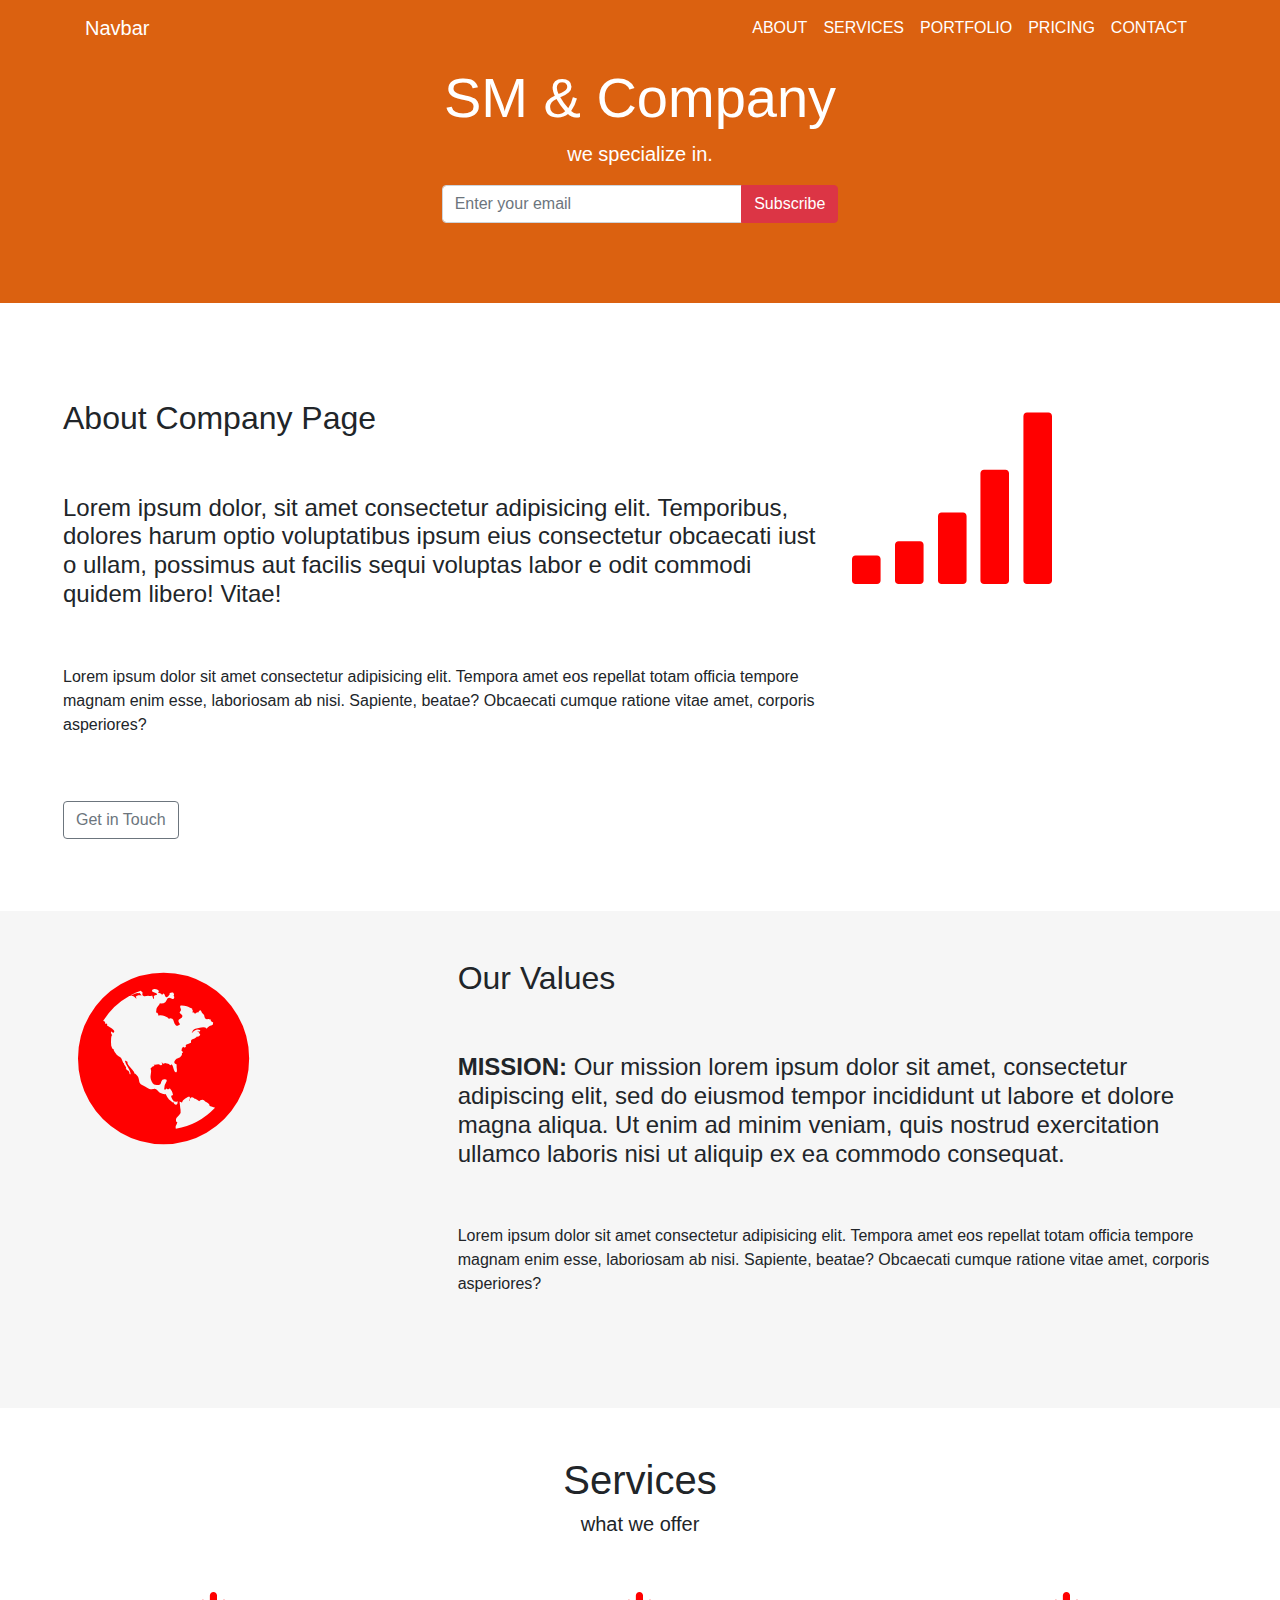
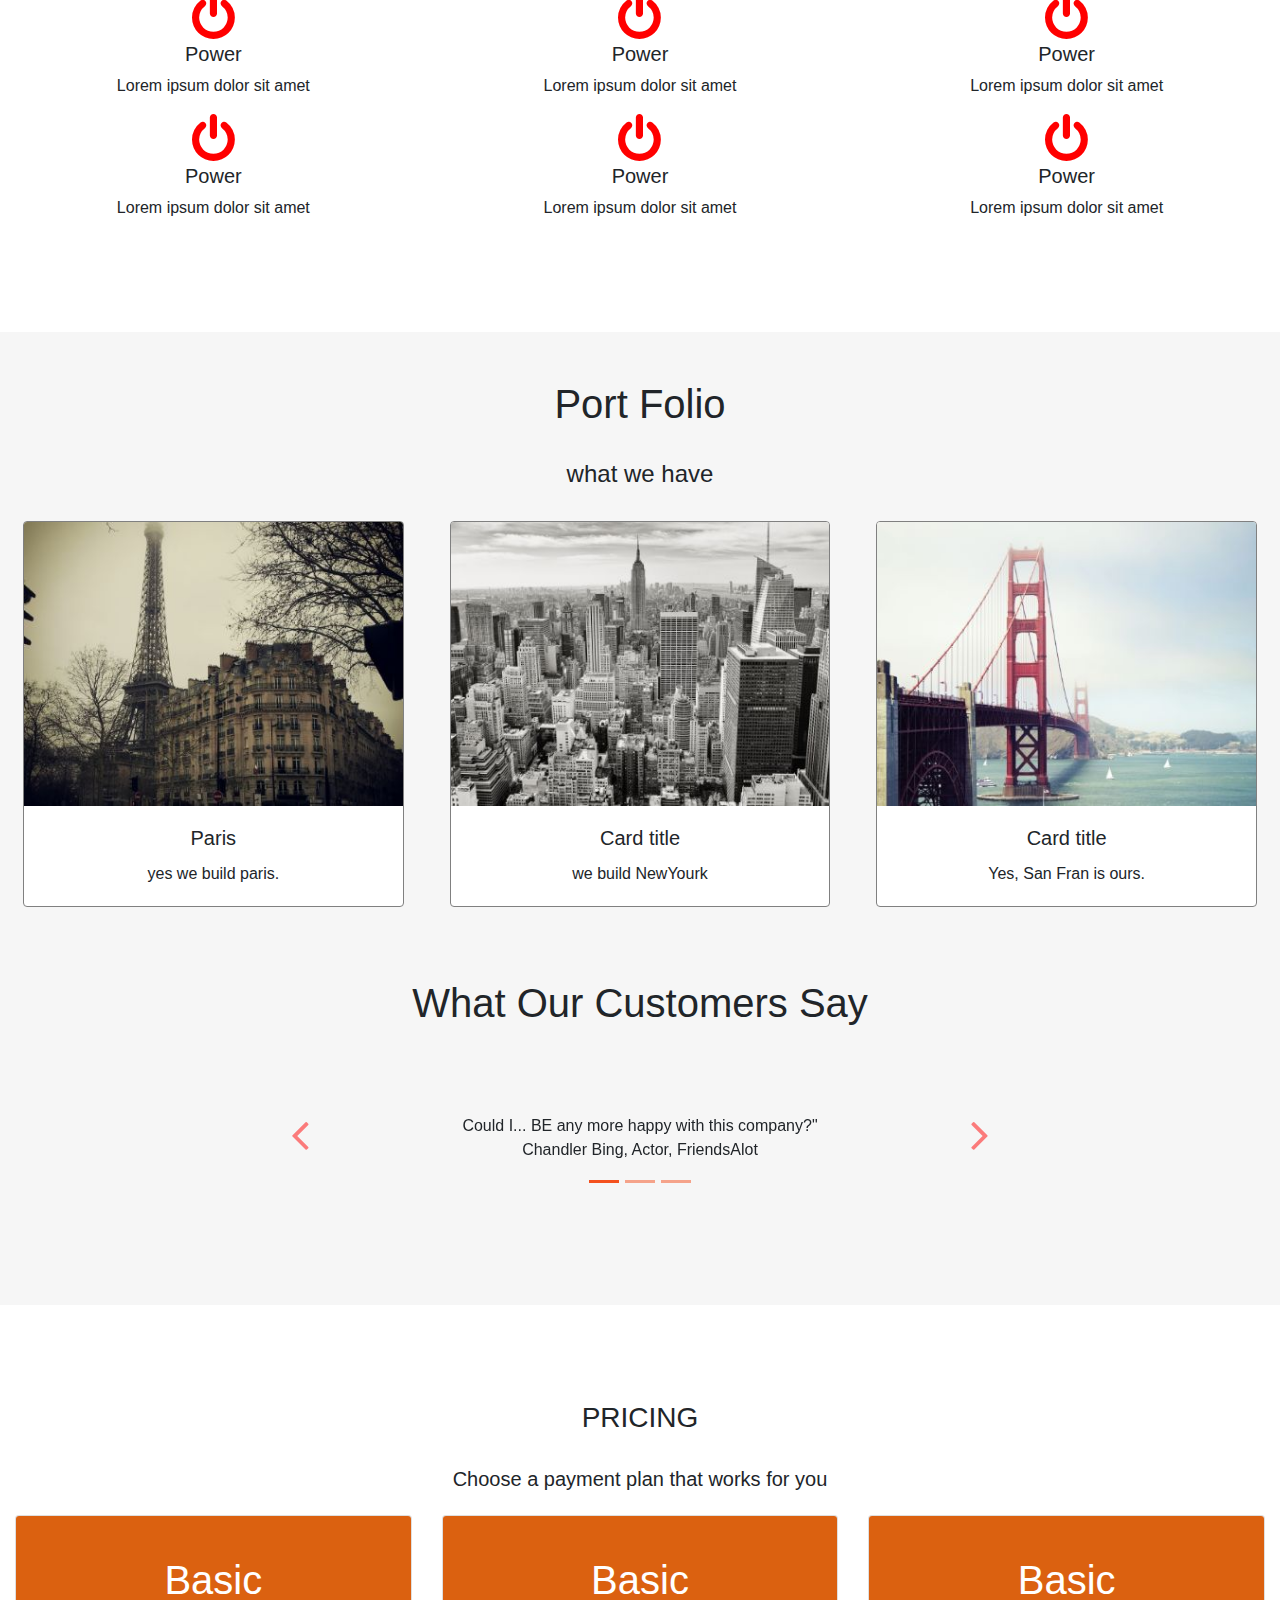
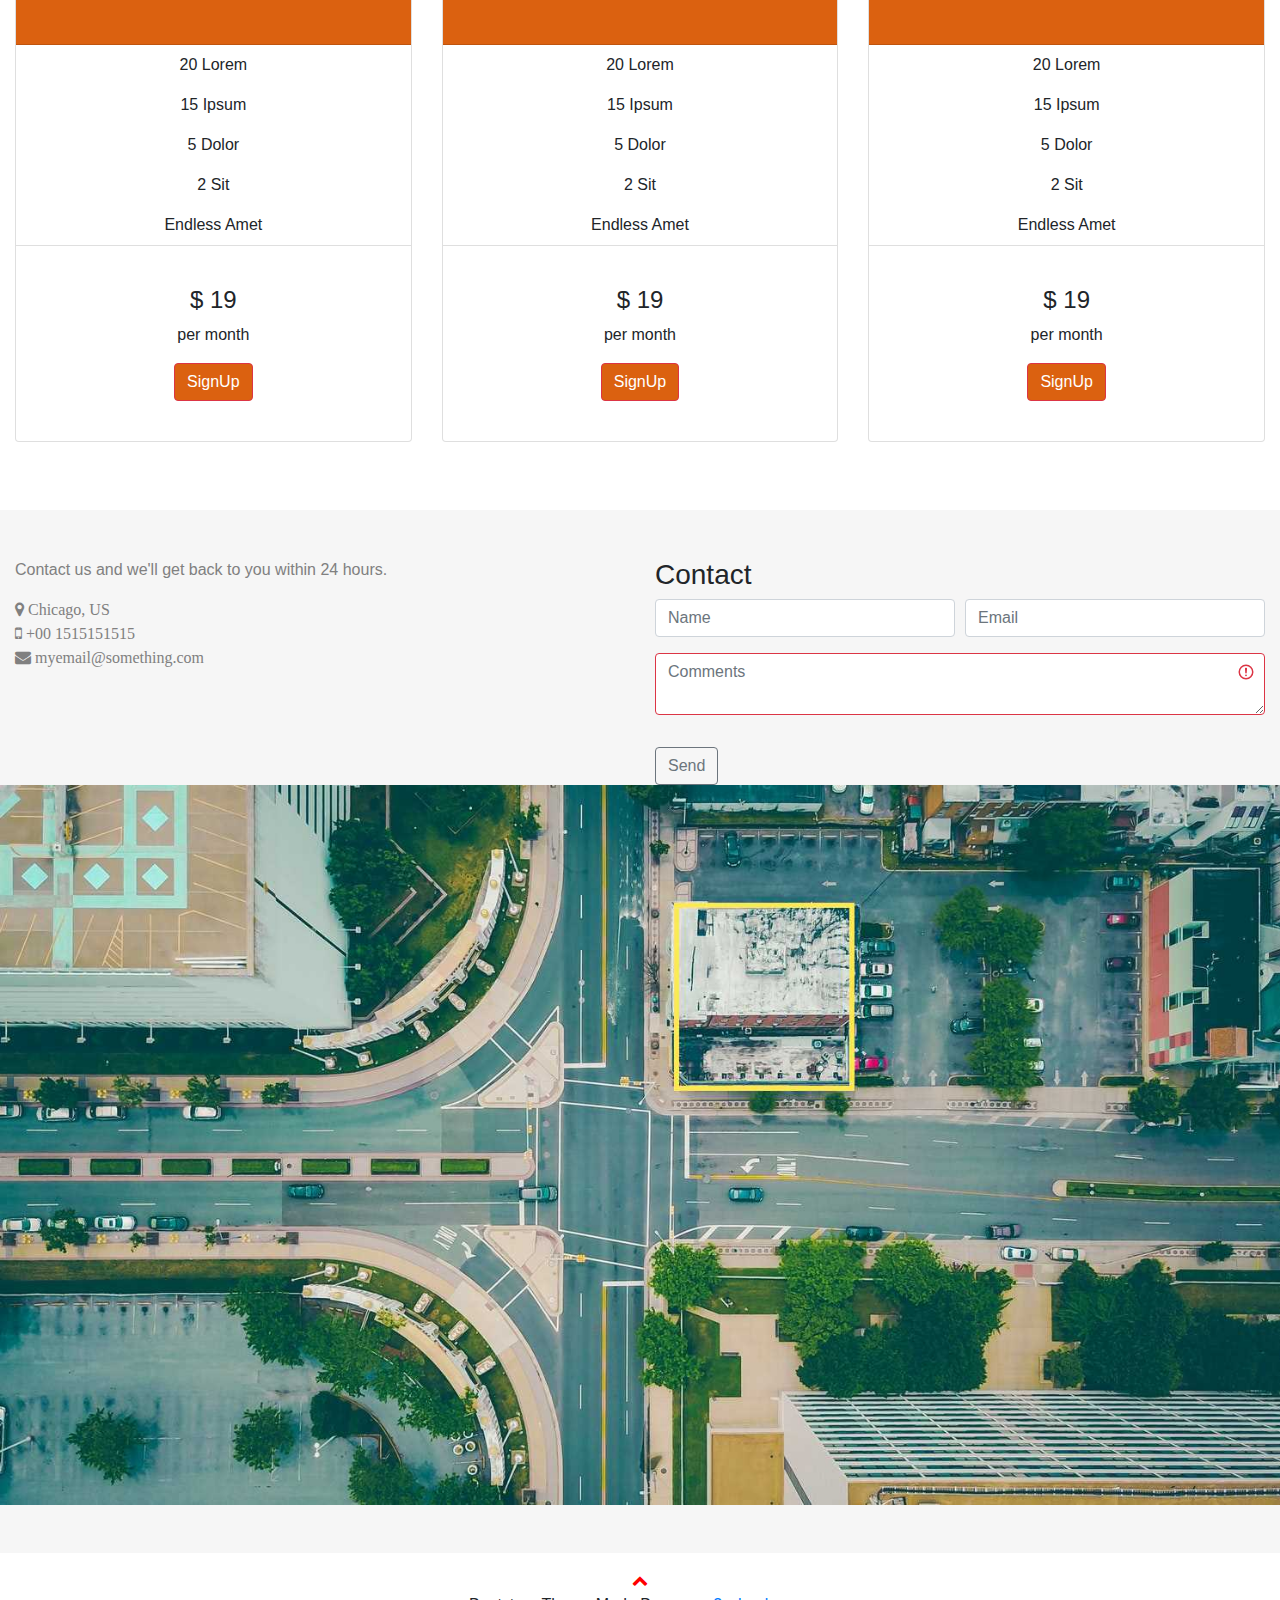
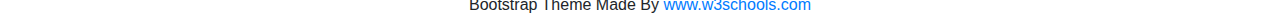
<file: 1oct2020/index.html>
<!doctype html>
<html lang="en">
  <head>
    <!-- Required meta tags -->
    <meta charset="utf-8">
    <meta name="viewport" content="width=device-width, initial-scale=1, shrink-to-fit=no">

    <!-- Bootstrap CSS -->
    <link rel="stylesheet" href="https://stackpath.bootstrapcdn.com/bootstrap/4.5.2/css/bootstrap.min.css" integrity="sha384-JcKb8q3iqJ61gNV9KGb8thSsNjpSL0n8PARn9HuZOnIxN0hoP+VmmDGMN5t9UJ0Z" crossorigin="anonymous">
<link rel="stylesheet" href="index.css">
<link rel="stylesheet" href="https://cdnjs.cloudflare.com/ajax/libs/font-awesome/4.7.0/css/font-awesome.min.css">
    <title>Shehla Mushtaq</title>
  </head>
  <body id="top">
<!--==========================Navbar================================= -->
<nav class="navbar navbar-expand-lg trColor fixed-top">

  <div class="container">

    <a class="navbar-brand text-white" href="#">Navbar</a>
    <button class="navbar-toggler text-white" type="button" data-toggle="collapse" data-target="#navbarNavAltMarkup" aria-controls="navbarNavAltMarkup" aria-expanded="false" aria-label="Toggle navigation">
      <span class="navbar-toggler-icon"></span>
    </button>
    
    <div class="collapse navbar-collapse justify-content-end" id="navbarNavAltMarkup">
      <div class="navbar-nav ">
        <a class="nav-link text-white active" href="#about">ABOUT <span class="sr-only">(current)</span></a>
        <a class="nav-link text-white" href="#">SERVICES</a>
        <a class="nav-link text-white" href="#">PORTFOLIO</a>
        <a class="nav-link text-white" href="#">PRICING</a>
        <a class="nav-link text-white" href="#">CONTACT</a>

        <!-- <a class="nav-link disabled" href="#" tabindex="-1" aria-disabled="true">Disabled</a> -->
      </div>
    </div>

  </div>
</nav>




    <!--Jumbo tron  ----------------------------------------->
    <div class="jumbotron jumbotron-fluid trColor text-white align">
        <div class="container">
          <h1 class="display-4" >SM & Company</h1>
          <p class="lead">we specialize in.</p>
        </div>
        <!--form  -->

        <div class="input-group col-4 mb-3 mx-auto">
          <input type="text" class="form-control" placeholder="Enter your email" 
          aria-label="Recipient's username"  aria-describedby="button-addon2">
          <div class="input-group-append">
            <button class="btn btn-danger" type="button" id="button-addon2">Subscribe</button>
          </div>
        </div>
  </div>
<!-- About Sction -------------------------------------------->
<div class="container-fluid pt-5 pb-2" id="about">
  <div class="pt-5 px-5">
      <div class="row" >
        <div class="col-sm-8">
      
                <h2 class="pb-5" >About Company Page</h2>
                <h4 class="pb-5">Lorem ipsum dolor, sit amet consectetur 
                adipisicing elit. Temporibus, dolores harum optio
                voluptatibus ipsum eius consectetur obcaecati iust
                o ullam, possimus aut facilis sequi voluptas labor
                e odit commodi quidem libero! Vitae!</h4>
                <p class="pb-5">Lorem ipsum dolor sit amet consectetur adipisicing elit. Tempora amet eos repellat totam officia tempore magnam enim esse, laboriosam ab nisi. Sapiente, beatae? Obcaecati cumque ratione vitae amet, corporis asperiores?</p>
                <p class="pb-5"><button type="button" class="btn btn-outline-secondary">Get in Touch</button></p>
        </div>
        <div class="col-sm-4"> <i class="fa fa-signal red200p"></i></div>
      </div>
  </div>
</div>
<!-- ----------Our Value Section----------------------------------------------- -->

<div class="container-fluid backColour py-5">
  <div class="row px-5">
    <div class="col-sm-4">
        <div class="col-sm-4"><i class="fa fa-globe red200p"></i></div>            
    </div>
    <div class="col-sm-8  ">
      <h2 class="pb-5">Our Values</h2>
      <h4 class="pb-5">
        <strong>MISSION: </strong>
        Our mission lorem ipsum dolor sit amet, consectetur adipiscing elit, sed do eiusmod tempor incididunt ut labore et dolore magna aliqua. Ut enim ad minim veniam, quis nostrud exercitation ullamco laboris nisi ut aliquip ex ea commodo consequat.
      </h4>
      <p class="pb-5">Lorem ipsum dolor sit amet consectetur adipisicing elit. Tempora amet eos repellat totam officia tempore magnam enim esse, laboriosam ab nisi. Sapiente, beatae? Obcaecati cumque ratione vitae amet, corporis asperiores?</p>
    </div>
 </div>
</div>

<!-- --------------Services------------------------------------------------------ -->

<div class="container-fluid align">
  
         <h1 class="pt-5" >Services</h1>  
         <h5 >what we offer</h5> 
         
  

    <div class="row py-5">
      <div class="col-sm-4 align" >
        <div> <i class="fa fa-power-off red50p"></i></div>
        <h5>Power</h5>
        <p>Lorem ipsum dolor sit amet</p>
       
      </div>
      <div class="col-sm-4 align" >
        <div> <i class="fa fa-power-off red50p"></i></div>
        <h5>Power</h5>
        <p>Lorem ipsum dolor sit amet</p>
         
      </div> 
      <div class="col-sm-4 align" >
        <div> <i class="fa fa-power-off red50p"></i></div>
        <h5>Power</h5>
        <p>Lorem ipsum dolor sit amet</p>
           
      </div>
      <div class="col-sm-4 align" >
        <div> <i class="fa fa-power-off red50p"></i></div>
        <h5>Power</h5>
        <p>Lorem ipsum dolor sit amet</p>
             
      </div> 
      <div class="col-sm-4 align" >
        <div> <i class="fa fa-power-off red50p"></i></div>
        <h5>Power</h5>
        <p>Lorem ipsum dolor sit amet</p>
               
      </div> 
      <div class="col-sm-4 align" >
        <div> <i class="fa fa-power-off red50p"></i></div>
        <h5>Power</h5>
        <p>Lorem ipsum dolor sit amet</p>
                 
      </div>
         
    </div>
</div>

<!-- ===================Port Folio============================ -->




<div class="container-fluid align backColour my-5 py-5">

  <h1 >Port Folio</h1>  
  <h4 class="py-4">what we have</h4> 
  
  <div class="row">
    <div class="col-sm-4  ">
      <div class="card  mx-2 cardBorder">
        <img src="paris.jpg" class="card-img-top" alt="...">
        <div class="card-body">
          <h5 class="card-title">Paris</h5>
          <p class="card-text">yes we build paris.</p>
          
        </div>
      </div>
    </div>
    <div class="col-sm-4">
      <div class="card mx-2 cardBorder">
        <img src="newyork.jpg" class="card-img-top" alt="...">
        <div class="card-body">
          <h5 class="card-title">Card title</h5>
          <p class="card-text">we build NewYourk</p>
          
        </div>
      </div>
    </div>
    <div class="col-sm-4">
      <div class="card mx-2 cardBorder">
        <img src="sanfran.jpg" class="card-img-top" alt="...">
        <div class="card-body">
          <h5 class="card-title">Card title</h5>
          <p class="card-text">Yes, San Fran is ours.</p>
        </div>
      </div>
    </div>
  </div>

<!-- ======================slider======================== -->
<div class="container-fluid py-5" >

  <h1 class="py-4">What Our Customers Say</h1>

  <div id="carouselExampleCaptions" class="carousel slide mx-auto" data-ride="carousel">
    <ol class="carousel-indicators ">
      <li data-target="#carouselExampleCaptions" data-slide-to="0" class="active"></li>
      <li data-target="#carouselExampleCaptions" data-slide-to="1"></li>
      <li data-target="#carouselExampleCaptions" data-slide-to="2"></li>
    </ol>
    <div class="carousel-inner">
      <div class="carousel-item active">
        <p> Could I... BE any more happy with this company?"<br>
        Chandler Bing, Actor, FriendsAlot</p>
        <div class="carousel-caption d-none d-md-block">
          <h5></h5>
        </div>
      </div>
      <div class="carousel-item">
        <p class="d-block w-100" >"One word... WOW!!"<br>
          John Doe, Salesman, Rep Inc</p>
        <div class="carousel-caption d-none d-md-block">
        </div>
      </div>
      <div class="carousel-item">
        <p class="d-block w-100" >This company is the best. I am so happy with the result!"<br>
          Michael Roe, Vice President, Comment Box</p>
        <div class="carousel-caption d-none d-md-block">
        </div>
      </div>
    </div>
    <div class="row">
      <a class="carousel-control-prev" href="#carouselExampleCaptions" role="button" data-slide="prev">
        <i class="fa fa-angle-left red50p"></i>
      </a>
         <a class="carousel-control-next " href="#carouselExampleCaptions" role="button" data-slide="next">

             <i class="fa fa-angle-right red50p"></i>
        </a>
      </div>
    </div>  
  </div>
</div>
<!-- =========================pricing==================================== -->

<div class="container-fluid py-5 align" >            
      <h3 class="pb-4" >PRICING</h3>   
      <h5  class="pb-3">Choose a payment plan that works for you</h5> 

  <div class="row">
  
    <div class="col-sm-4">
      <div class="card" >
          <div class="card-header trColor pPadding text-white h1">
             Basic
          </div>
          <ul class="list-group list-group-flush ">
            <li class="list-group-item pBorder  p-2">20 Lorem</li>
            <li class="list-group-item pBorder  p-2">15 Ipsum</li>
            <li class="list-group-item pBorder p-2">5 Dolor</li>
            <li class="list-group-item pBorder p-2">2 Sit</li>
            <li class="list-group-item pBorder p-2"> Endless Amet</li>
          </ul>
          <div class="pPadding">         
            <h4>$ 19</h4>
            <p>per month</p>
            <button type="button" class="btn btn-danger trColor ">SignUp</button>
  
          </div>  
      </div>
    </div>
        <!-- =========================================== -->
    <div class="col-sm-4">
      <div class="card" >
          <div class="card-header trColor pPadding text-white h1">
             Basic
          </div>
          <ul class="list-group list-group-flush ">
            <li class="list-group-item pBorder  p-2">20 Lorem</li>
            <li class="list-group-item pBorder  p-2">15 Ipsum</li>
            <li class="list-group-item pBorder p-2">5 Dolor</li>
            <li class="list-group-item pBorder p-2">2 Sit</li>
            <li class="list-group-item pBorder p-2"> Endless Amet</li>
          </ul>
          <div class="pPadding">         
            <h4>$ 19</h4>
            <p>per month</p>
            <button type="button" class="btn btn-danger trColor ">SignUp</button>
  
          </div>  
      </div>
    </div>
        <!-- =========================================== -->
    <div class="col-sm-4">
      <div class="card" >
          <div class="card-header trColor pPadding text-white h1">
             Basic
          </div>
          <ul class="list-group list-group-flush ">
            <li class="list-group-item pBorder  p-2">20 Lorem</li>
            <li class="list-group-item pBorder  p-2">15 Ipsum</li>
            <li class="list-group-item pBorder p-2">5 Dolor</li>
            <li class="list-group-item pBorder p-2">2 Sit</li>
            <li class="list-group-item pBorder p-2"> Endless Amet</li>
          </ul>
          <div class="pPadding">         
            <h4>$ 19</h4>
            <p>per month</p>
            <button type="button" class="btn btn-danger trColor ">SignUp</button>
  
          </div>  
      </div>
    </div>
        <!-- =========================================== -->
    
 
  </div>
</div>
<!-- =============================Contact=============================== -->

<div class="container-fluid py-1" >            

  <div class="row  backColour my-3 py-5">
    <div class="col-sm-6 contactFontColor ">
                <p>Contact us and we'll get back to you within 24 hours.</p>
                <div> <i class="fa fa-map-marker"> Chicago, US </i></div>
                <div><i class="fa fa-mobile"> +00 1515151515 </i></div>
                <div> <i  class="fa fa-envelope"> myemail@something.com</i></div>
    </div>
    <!-- ===================== -->
    <div class="col-sm-6 cText">

      <h3 >Contact</h3>
        
      <form>
        <div class="form-row">
          <div class="col">
            <input type="text" class="form-control" placeholder="Name">
          </div>
          <div class="col">
            <input type="text" class="form-control" placeholder="Email">
          </div>
        </div>
        <div class="mb-3 py-3 ">

        <textarea class="form-control is-invalid  " id="validationTextarea " placeholder="Comments" required></textarea>
        </div>
        <button  type="button" class="btn btn-outline-secondary">Send</button>
      </form>
    </div>
    <div> <img src="map.jpg" class="w3-image w3-greyscale-min" style="width:100%"></div>

  </div>

  <div class="align"> <a href="#top"> <i class="fa fa-chevron-up text-red"></i></a></div>
  <div class="align">Bootstrap Theme Made By <a href="https://www.w3schools.com">www.w3schools.com</a></div>

  </div>




    <!-- Optional JavaScript -->
    <!-- jQuery first, then Popper.js, then Bootstrap JS -->
    <script src="https://code.jquery.com/jquery-3.5.1.slim.min.js" integrity="sha384-DfXdz2htPH0lsSSs5nCTpuj/zy4C+OGpamoFVy38MVBnE+IbbVYUew+OrCXaRkfj" crossorigin="anonymous"></script>
    <script src="https://cdn.jsdelivr.net/npm/popper.js@1.16.1/dist/umd/popper.min.js" integrity="sha384-9/reFTGAW83EW2RDu2S0VKaIzap3H66lZH81PoYlFhbGU+6BZp6G7niu735Sk7lN" crossorigin="anonymous"></script>
    <script src="https://stackpath.bootstrapcdn.com/bootstrap/4.5.2/js/bootstrap.min.js" integrity="sha384-B4gt1jrGC7Jh4AgTPSdUtOBvfO8shuf57BaghqFfPlYxofvL8/KUEfYiJOMMV+rV" crossorigin="anonymous"></script>
  </body>
</html>
</file>
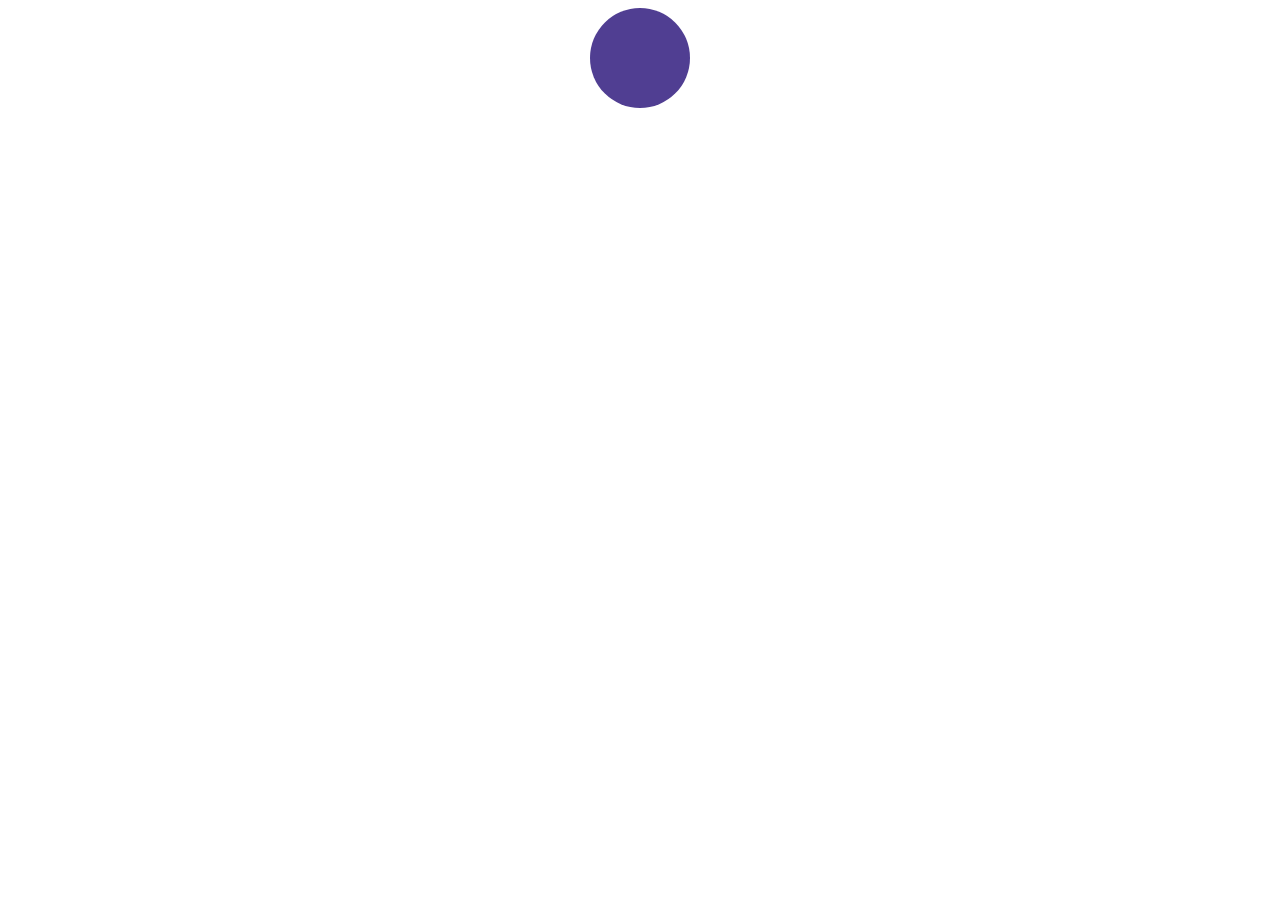
<file: 26-Oct2020/index.html>
<html lang="en">
<head>
    <meta charset="UTF-8">
    <meta name="viewport" content="width=device-width, initial-scale=1.0">
    <title>26-Oct</title>
    <link rel="stylesheet" href="style/style.css">
</head>

<body>
    <div class="box">
        <!-- <img src="images/p1.jpg" alt=""> -->
    </div>
    















</body>
</html>
</file>
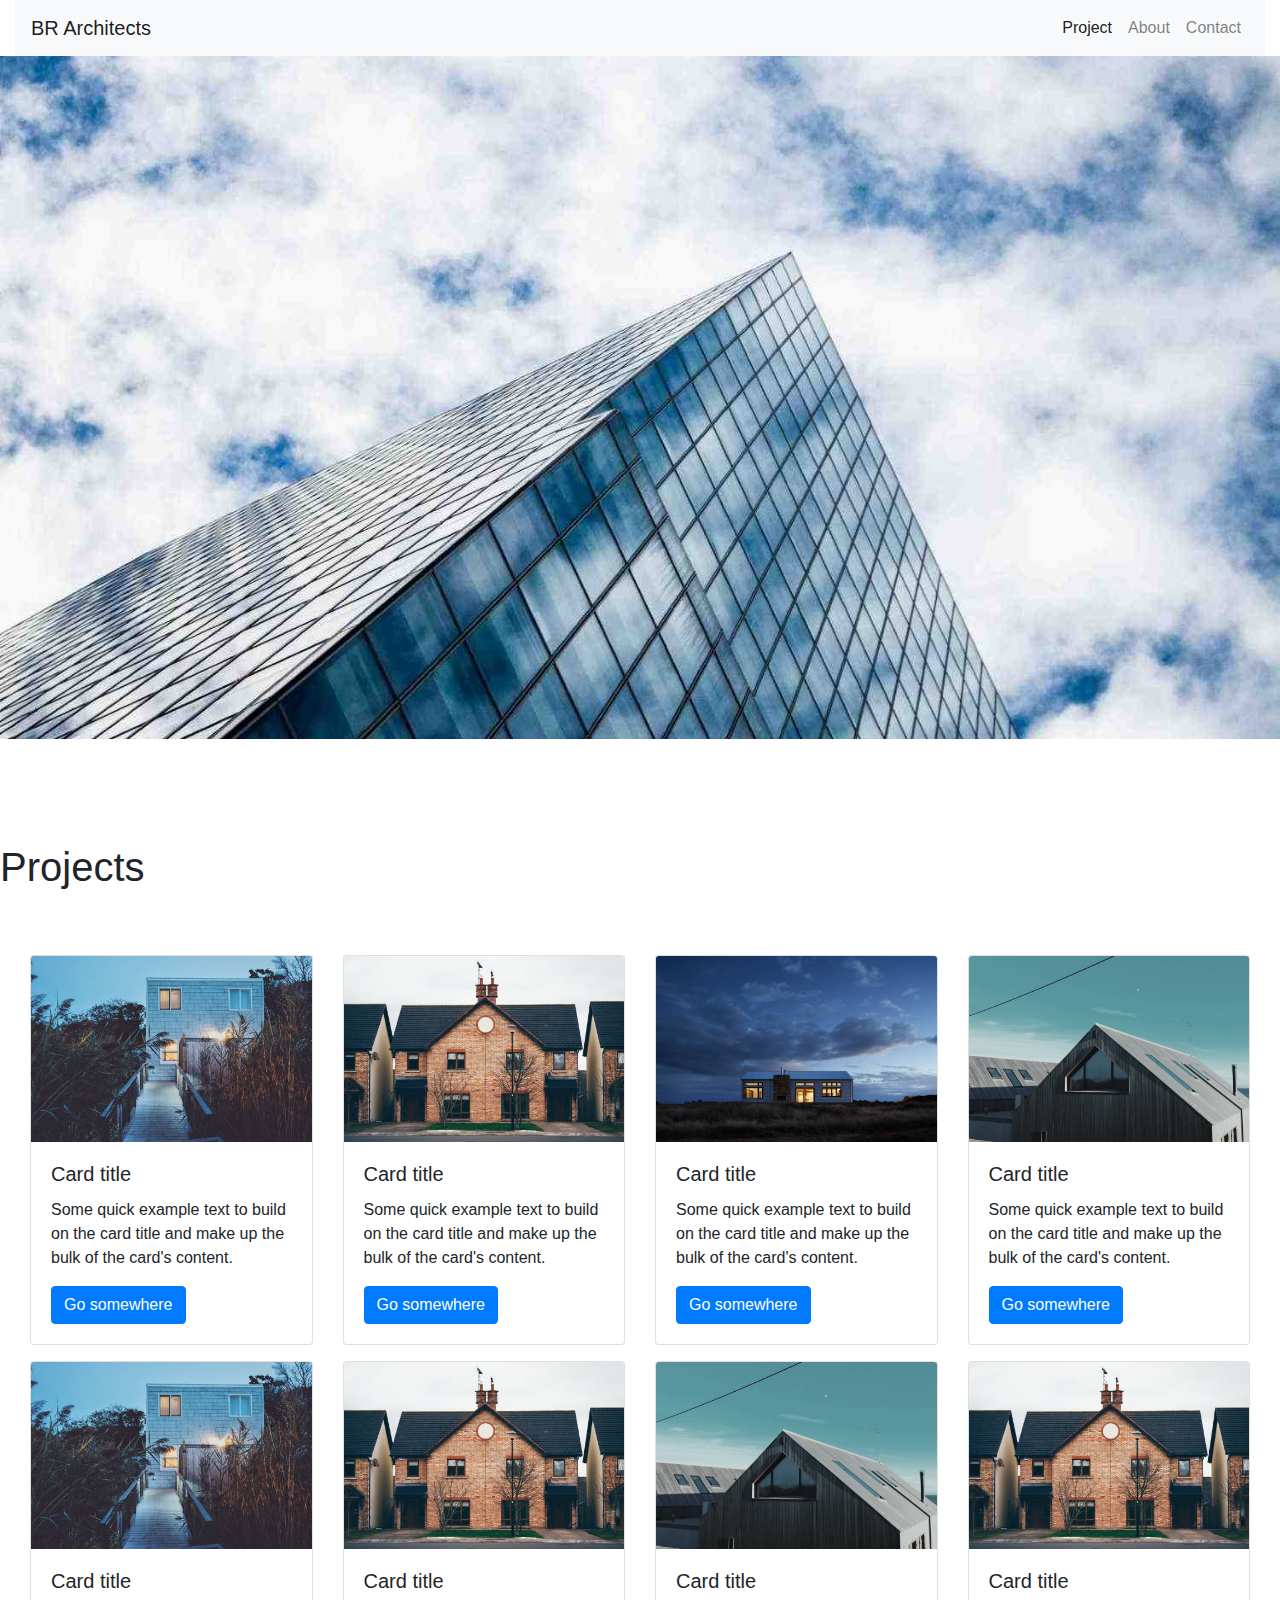
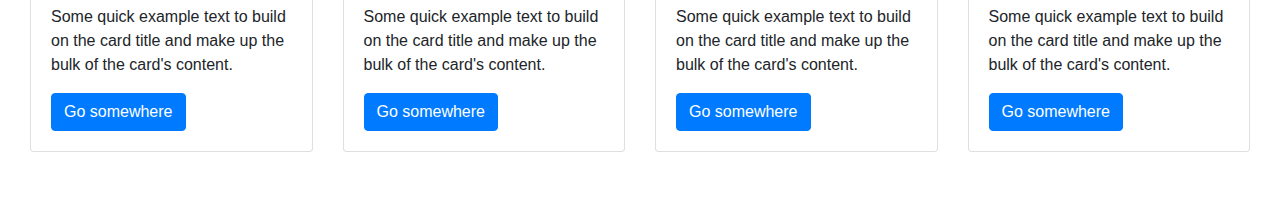
<file: site1/index1.html>
<!doctype html>
<html lang="en">
  <head>
    <!-- Required meta tags -->
    <meta charset="utf-8">
    <meta name="viewport" content="width=device-width, initial-scale=1, shrink-to-fit=no">

    <!-- Bootstrap CSS -->
    <link rel="stylesheet" href="https://stackpath.bootstrapcdn.com/bootstrap/4.5.2/css/bootstrap.min.css" integrity="sha384-JcKb8q3iqJ61gNV9KGb8thSsNjpSL0n8PARn9HuZOnIxN0hoP+VmmDGMN5t9UJ0Z" crossorigin="anonymous">
    <link rel="stylesheet" href="site1.css">
    <title>site1</title>
  </head>
  <body>
    <div class="container-fluid">
            <nav class="navbar navbar-expand-lg navbar-light bg-light">
                <a class="navbar-brand" href="#">BR Architects</a>
                <button class="navbar-toggler" type="button" data-toggle="collapse" data-target="#navbarNav" aria-controls="navbarNav" aria-expanded="false" aria-label="Toggle navigation">
                  <span class="navbar-toggler-icon"></span>
                </button>
                <div class="collapse navbar-collapse barText" id="navbarNav">
                  <ul class="navbar-nav ">
                    <li class="nav-item active">
                      <a class="nav-link" href="#">Project <span class="sr-only">(current)</span></a>
                    </li>
                    <li class="nav-item">
                      <a class="nav-link" href="#">About</a>
                    </li>
                    <li class="nav-item">
                      <a class="nav-link" href="#">Contact</a>
                    </li>
                  </ul>
                </div>
              </nav>

        <div class="row">
            <img style="width: 100%;" src="../architect.jpg">
        </div>

    </div>
    <h1></h1>

    <section class="py-5">

      <h1 class="py-5 mx-auto">Projects</h1>
        
      <div class="row cancel-row-margin">

        <div class="col-lg-3 col-md-4 col-sm-6 my-2">
            <div class="card">
                <img src="../house5.jpg" class="card-img-top">
                <div class="card-body">
                <h5 class="card-title">Card title</h5>
                <p class="card-text">Some quick example text to build on the card title and make up the bulk of the card's content.</p>
                <a href="#" class="btn btn-primary">Go somewhere</a>
                </div>
            </div>
        </div>
        <div class="col-lg-3 col-md-4 col-sm-6 my-2">
            <div class="card">
                <img src="houses/house2.jpg" class="card-img-top">
                <div class="card-body">
                <h5 class="card-title">Card title</h5>
                <p class="card-text">Some quick example text to build on the card title and make up the bulk of the card's content.</p>
                <a href="#" class="btn btn-primary">Go somewhere</a>
                </div>
            </div>
        </div>
        <div class="col-lg-3 col-md-4 col-sm-6 my-2">
            <div class="card">
                <img src="houses/house3.jpg" class="card-img-top">
                <div class="card-body">
                <h5 class="card-title">Card title</h5>
                <p class="card-text">Some quick example text to build on the card title and make up the bulk of the card's content.</p>
                <a href="#" class="btn btn-primary">Go somewhere</a>
                </div>
            </div>
        </div>
        <div class="col-lg-3 col-md-4 col-sm-6 my-2">
            <div class="card">
                <img src="houses/house4.jpg" class="card-img-top">
                <div class="card-body">
                <h5 class="card-title">Card title</h5>
                <p class="card-text">Some quick example text to build on the card title and make up the bulk of the card's content.</p>
                <a href="#" class="btn btn-primary">Go somewhere</a>
                </div>
            </div>
        </div>
        <div class="col-lg-3 col-md-4 col-sm-6 my-2">
            <div class="card">
                <img src="../house5.jpg" class="card-img-top">
                <div class="card-body">
                <h5 class="card-title">Card title</h5>
                <p class="card-text">Some quick example text to build on the card title and make up the bulk of the card's content.</p>
                <a href="#" class="btn btn-primary">Go somewhere</a>
                </div>
            </div>
        </div>
        <div class="col-lg-3 col-md-4 col-sm-6 my-2">
            <div class="card">
                <img src="houses/house2.jpg" class="card-img-top">
                <div class="card-body">
                <h5 class="card-title">Card title</h5>
                <p class="card-text">Some quick example text to build on the card title and make up the bulk of the card's content.</p>
                <a href="#" class="btn btn-primary">Go somewhere</a>
                </div>
            </div>
        </div>
        <div class="col-lg-3 col-md-4 col-sm-6 my-2">
          <div class="card">
              <img src="houses/house4.jpg" class="card-img-top">
              <div class="card-body">
              <h5 class="card-title">Card title</h5>
              <p class="card-text">Some quick example text to build on the card title and make up the bulk of the card's content.</p>
              <a href="#" class="btn btn-primary">Go somewhere</a>
              </div>
          </div>
      </div>
      <div class="col-lg-3 col-md-4 col-sm-6 my-2">
        <div class="card">
            <img src="houses/house2.jpg" class="card-img-top">
            <div class="card-body">
            <h5 class="card-title">Card title</h5>
            <p class="card-text">Some quick example text to build on the card title and make up the bulk of the card's content.</p>
            <a href="#" class="btn btn-primary">Go somewhere</a>
            </div>
        </div>
    </div>

      </div>
    </section>
   
   
   
   
   
   
   
   
   
   
    <!-- Optional JavaScript -->
    <!-- jQuery first, then Popper.js, then Bootstrap JS -->
    <script src="https://code.jquery.com/jquery-3.5.1.slim.min.js" integrity="sha384-DfXdz2htPH0lsSSs5nCTpuj/zy4C+OGpamoFVy38MVBnE+IbbVYUew+OrCXaRkfj" crossorigin="anonymous"></script>
    <script src="https://cdn.jsdelivr.net/npm/popper.js@1.16.1/dist/umd/popper.min.js" integrity="sha384-9/reFTGAW83EW2RDu2S0VKaIzap3H66lZH81PoYlFhbGU+6BZp6G7niu735Sk7lN" crossorigin="anonymous"></script>
    <script src="https://stackpath.bootstrapcdn.com/bootstrap/4.5.2/js/bootstrap.min.js" integrity="sha384-B4gt1jrGC7Jh4AgTPSdUtOBvfO8shuf57BaghqFfPlYxofvL8/KUEfYiJOMMV+rV" crossorigin="anonymous"></script>
  </body>
</html>
</file>
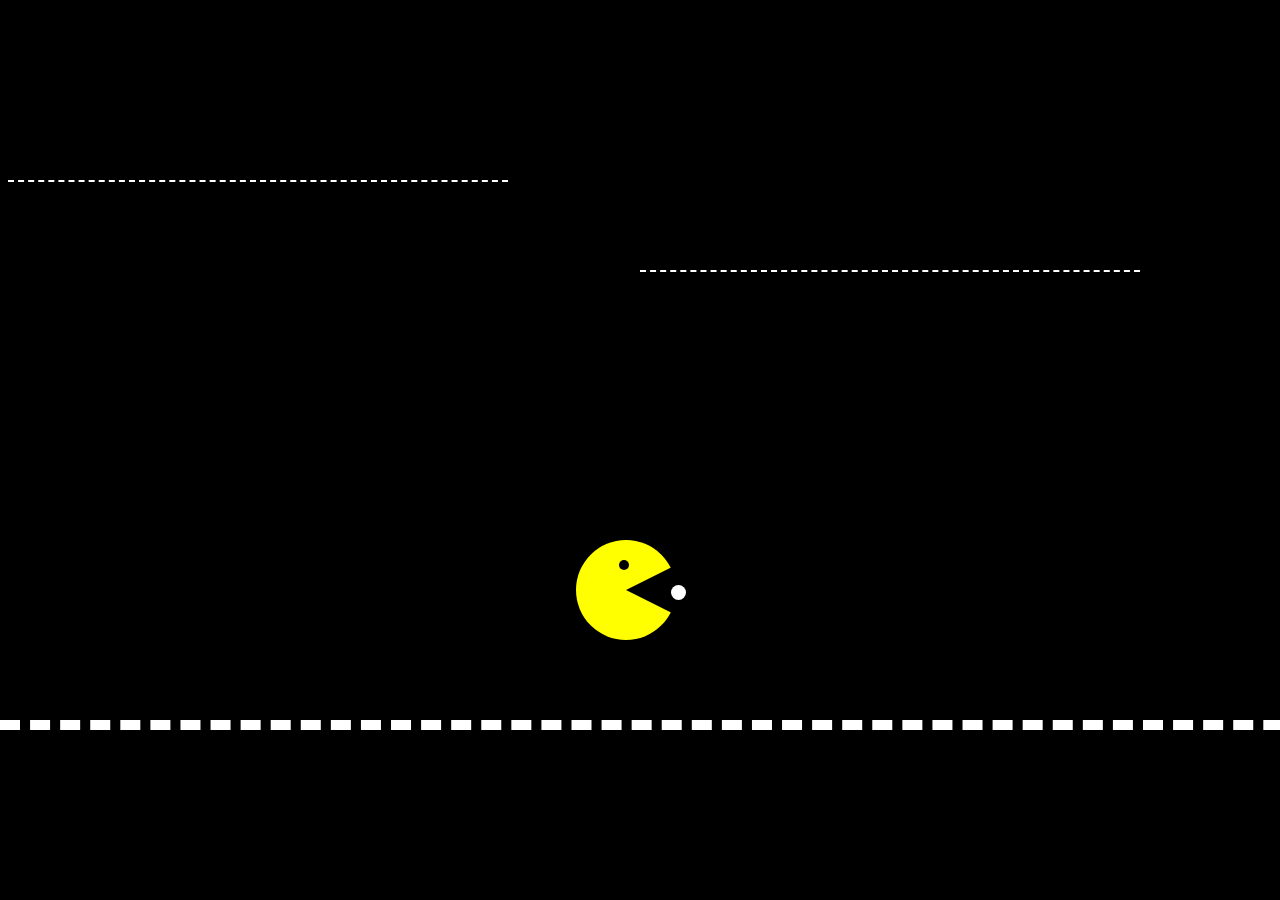
<file: 26-Oct2020/packman/pac.html>
<html lang="en">
<head>
    <meta charset="UTF-8">
    <meta name="viewport" content="width=device-width, initial-scale=1.0">
    <title>pacman</title>
    <link rel="stylesheet" href="pac.css">
</head>
<body>
     <div class="main">
         <div class="line"></div>
         <div class="line2"></div>
         <div class="road"></div>
         <div class="circle">
         <div class="eye"></div>
         <div class="mouth"></div>
         <div class="food"></div>
        </div>
     </div>
</body>
</html>
</file>
<file: 1oct2020/index.css>
html {
    scroll-behavior: smooth;
}

.trColor{
    /* background-color: #f4511e; */
  background-color: #db6110;
}

    .pricing{
            border-color:solid 1px red;
            color: honeydew;
            }


.fontSize{
            font-size: px;
            }

    .pBorder{
            border: none;
            }  
            
    .pPadding {
           padding: 40px;

            }




.h2{
    transform: uppercase    ;
    color: #818181;
    margin-bottom: 30px;
    }

#carouselExampleCaptions {
    height: 150px;
    width: 800px;
}

.carousel-indicators li {
    background-color: #f4511e;

}

.carousel-inner {
    padding-top: 55px;
}


.p{
    font: 400 15px "Helvetica Neue",Helvetica,Arial,sans-serif;
    color: rgb(53, 50, 50)
}




.red200p{
color: red;
font-size: 200px !important;

}

.red50p {
    color: red;
    font-size: 50px !important;
    
    }
    
.text-red{
            color: red;
            text-decoration-thickness: 20px;
        }


.align{
  margin: auto;
  text-align: center;
}

.backColour{
    background-color:#f6f6f6;
}


.cardBorder{
    border:solid 1px gray;

}

.contactFontColor{
    color: grey;
}
 .cText{
     text-align: left;
 }
</file>
<file: 26-Oct2020/style/style.css>
.box {
    width: 100px ;
    height: 100px;
    background-color: rgb(80, 62, 146);
    margin: auto;
    /* animation: boxanim 3s infinite ; */
    border-radius: 50%;
    animation: bounce 1s infinite;
}


@keyframes boxanim{
    from {
        background-color:black;
        }
    to {
        background-color: red ;

        }
}


/* @keyframes bounce {
    0% 
    20% 
    50% 
    80% 
    100% {
        transform:  translateY(0);
    }
    60% {
        transform: translateY(-50px);
    }

} */

@keyframes bounce{
    0%{
        transform: translatey(0);
    }

    50%{
        transform: translatey(-20);
    }
}
</file>
<file: site1/site1.css>
.barText{
        justify-content: flex-end;

}

.cancel-row-margin {
        margin-left: 15px;
        margin-right: 15px;
}
</file>
<file: 26-Oct2020/packman/pac.css>
body{
    background-color: black;
}


.line,
 .line2 {
    width: 500px;
    height: 10px;
    border-top: 2px dashed white;
    top: 20%;
    position: absolute;
    animation: lineanim 9s infinite linear;

    }

.line2{
    top: 30%;
    left: 50%;

    }

.road{
    width: 300%;
    height: 50px;
    top: 80%;
    left: 0px;
    border-top: 10px dashed white   ;
    position: absolute;
    animation: roadanim 9s infinite linear;

    }

.circle{
        width: 100px;
        height: 100px;
        border-radius: 50%;
        background-color: yellow;
        position: absolute;
        top: 60%;
        left: 45%;
        animation: bounce 1s infinite;
        }
.eye{
        width: 10px;
        height: 10px;
        border-radius: 50%;
        background-color: black   ;
        position: absolute;
        top: 20%;
        left: 43%;
        }
.mouth{
    top: 25%;
    left: 50%;
    width: 0;
	height: 0;
	border-top: 25px solid transparent;
	border-right: 50px solid black;
    border-bottom: 25px solid transparent;
    position: absolute;
    }
    .food{
        width: 15px;
        height: 15px;
        border-radius: 50%;
        background-color: white   ;
        position: absolute;
        top: 45%;
        left: 95%;
        }



    @keyframes bounce {
        0% 
        20% 
        50% 
        80% 
        100% {
            transform:  translateY(0);
        }
        60% {
            transform: translateY(-50px);
        }    
    } 
    @keyframes roadanim{
       from {
           left:0px
        }
        to{
           left: -1200px;
        }

    }
    @keyframes lineanim{
        from {
            left:0px
         }
         to{
            right: -1200px;
         }
    }

@keyframes foodanim{
    from{
        
    }
}
</file>
